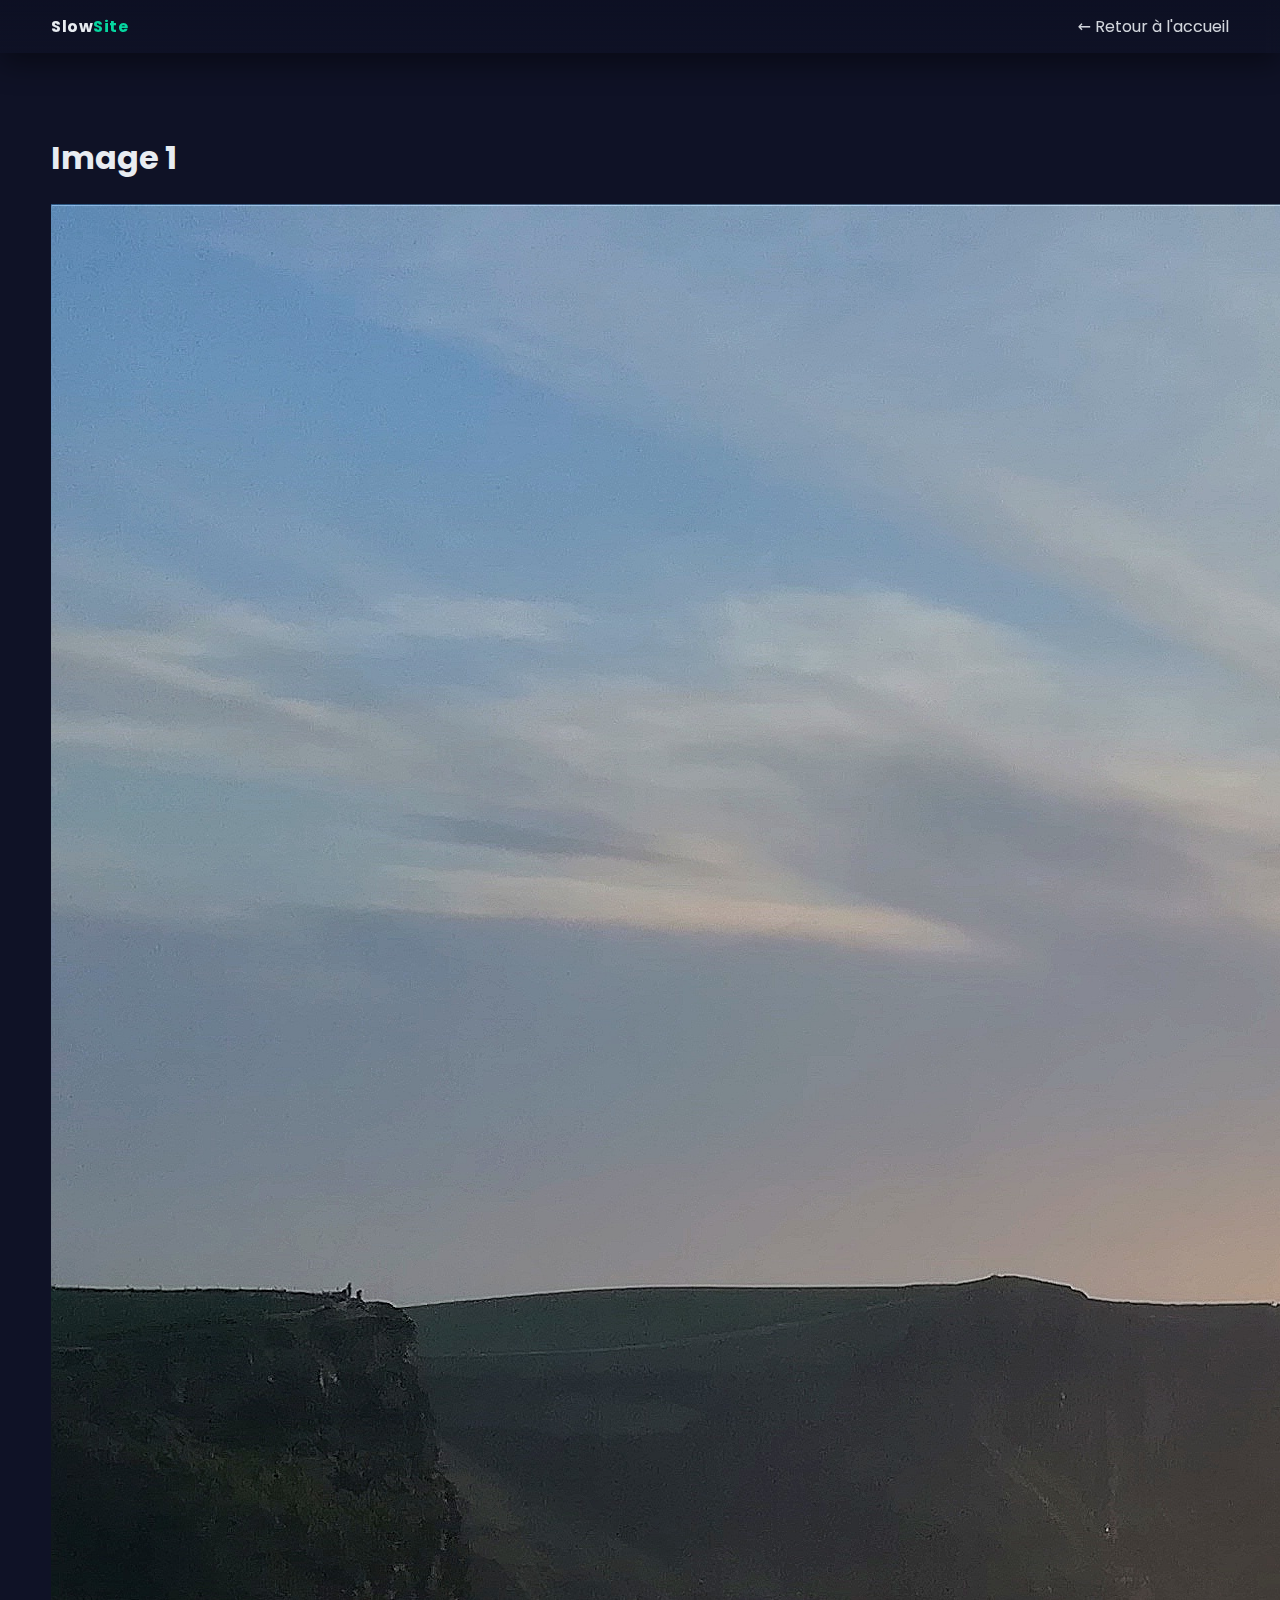
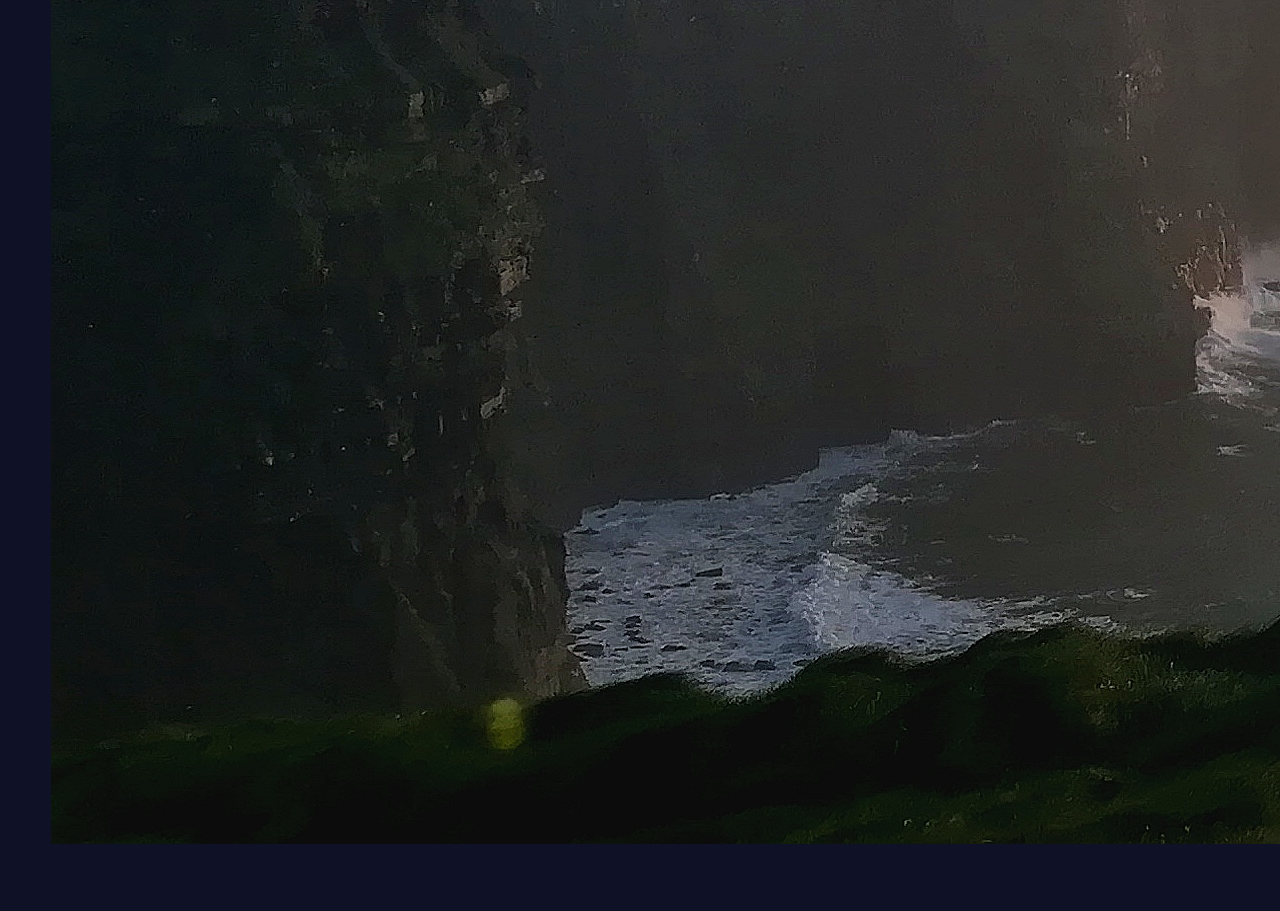
<file: img1.html>
<!DOCTYPE html>
<html lang="fr">
<head>
  <meta charset="utf-8" />
  <meta name="viewport" content="width=device-width, initial-scale=1" />
  <title>Image 1</title>
  <link rel="stylesheet" href="css/styles.css">
  <script src="js/script.js"></script>
</head>
<body>
  <div class="topbar"><div class="container nav"><div class="logo">Slow<span>Site</span></div><div class="menu"><a href="index.html">← Retour à l'accueil</a></div></div></div>
  <div class="section image-page"><div class="container">
    <h1>Image 1</h1>
    <div class="image-wrapper"><img src="img/img1.jpg" alt="Image 1"></div>
  </div></div>
</body>
</html>
</file>
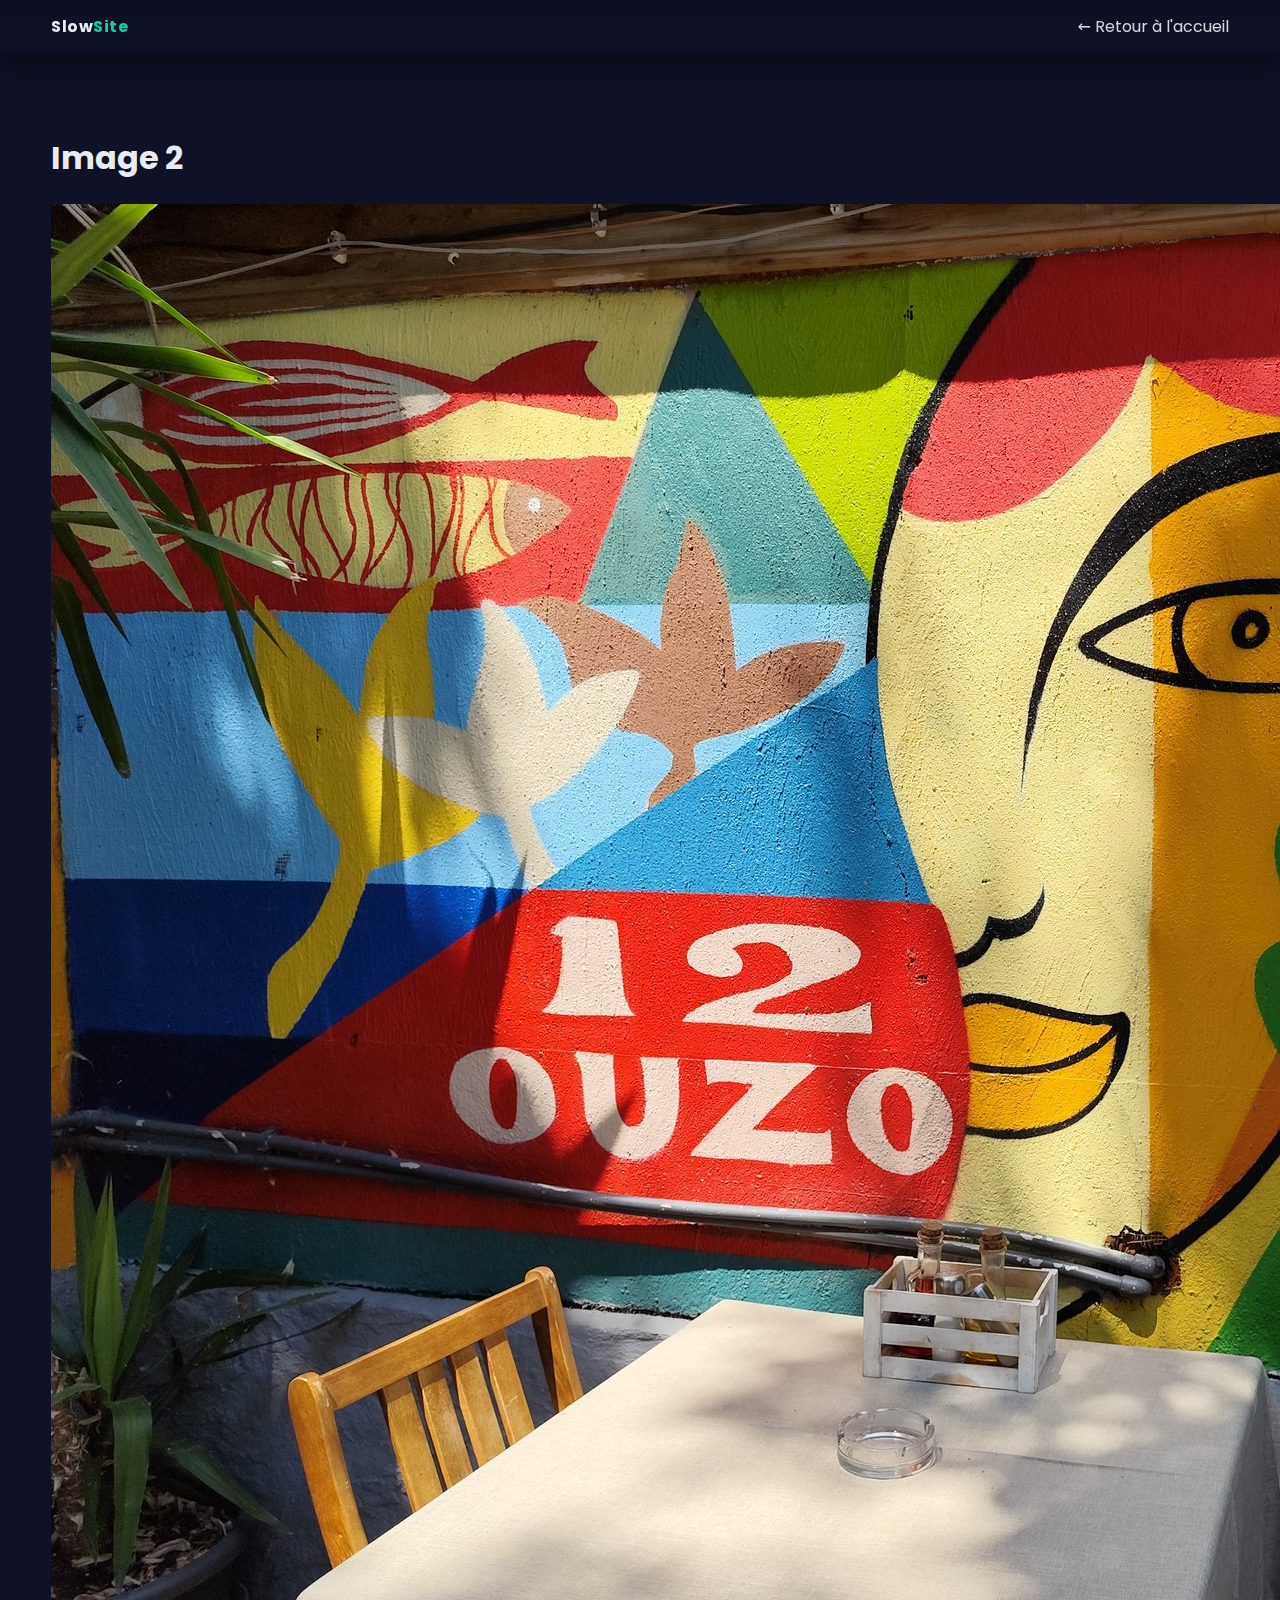
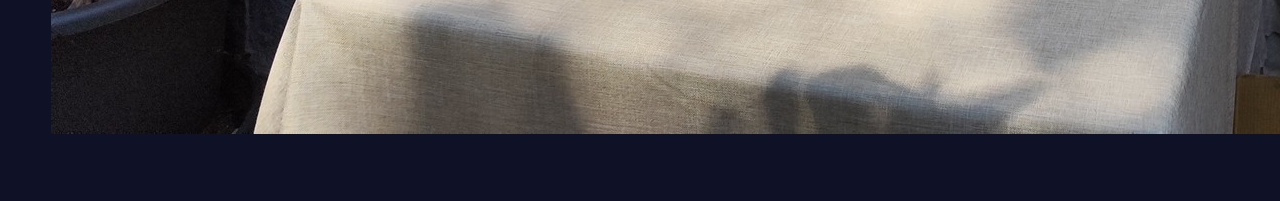
<file: img2.html>
<!DOCTYPE html>
<html lang="fr">
<head>
  <meta charset="utf-8" />
  <meta name="viewport" content="width=device-width, initial-scale=1" />
  <title>Image 2</title>
  <link rel="stylesheet" href="css/styles.css">
  <script src="js/script.js"></script>
</head>
<body>
  <div class="topbar"><div class="container nav"><div class="logo">Slow<span>Site</span></div><div class="menu"><a href="index.html">← Retour à l'accueil</a></div></div></div>
  <div class="section image-page"><div class="container">
    <h1>Image 2</h1>
    <div class="image-wrapper"><img src="img/img2.jpg" alt="Image 2"></div>
  </div></div>
</body>
</html>
</file>
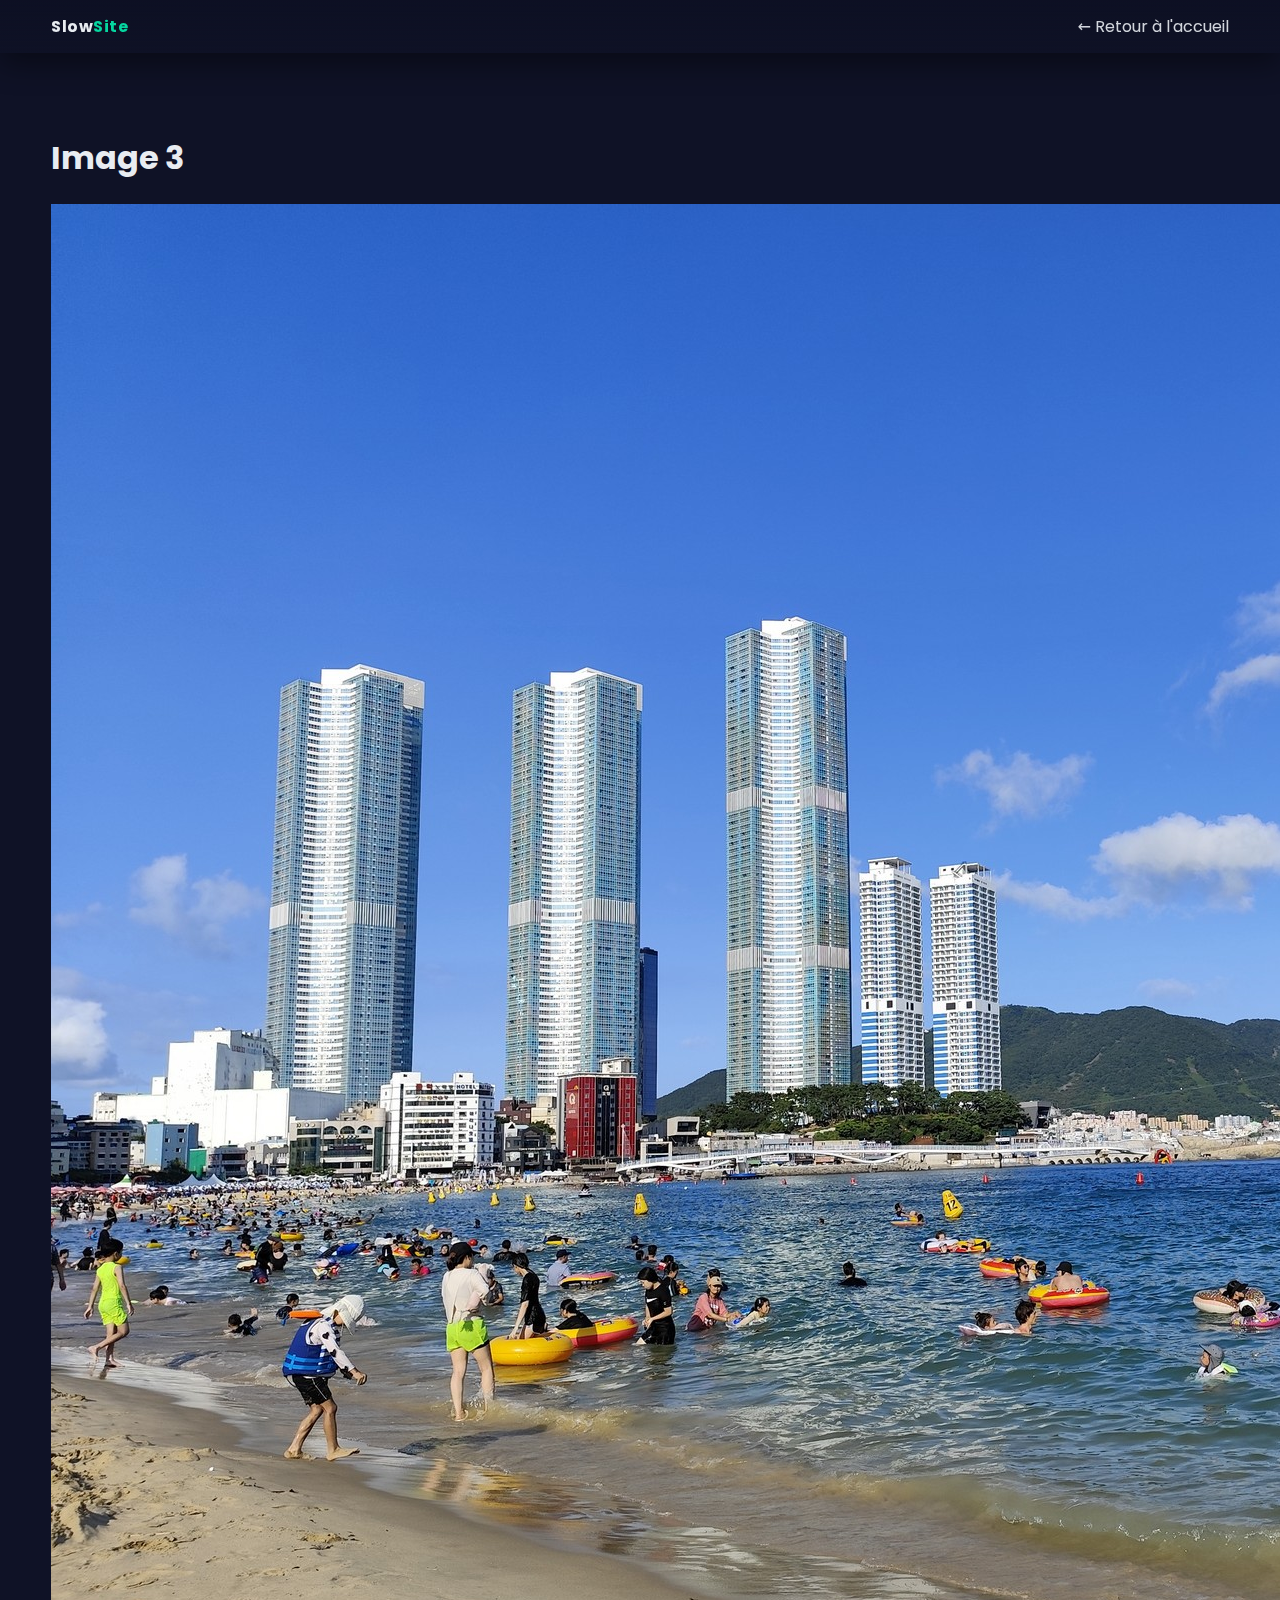
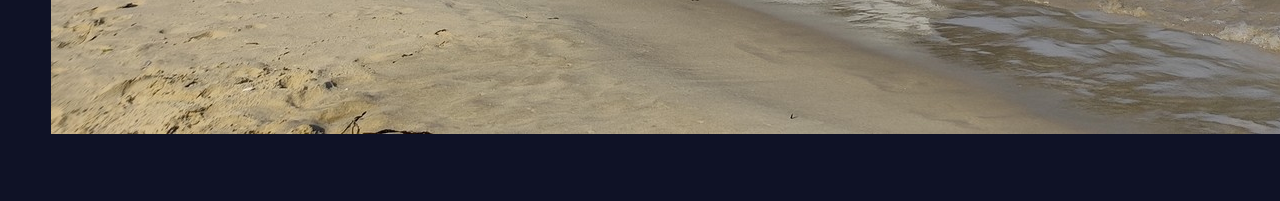
<file: img3.html>
<!DOCTYPE html>
<html lang="fr">
<head>
  <meta charset="utf-8" />
  <meta name="viewport" content="width=device-width, initial-scale=1" />
  <title>Image 3</title>
  <link rel="stylesheet" href="css/styles.css">
  <script src="js/script.js"></script>
</head>
<body>
  <div class="topbar"><div class="container nav"><div class="logo">Slow<span>Site</span></div><div class="menu"><a href="index.html">← Retour à l'accueil</a></div></div></div>
  <div class="section image-page"><div class="container">
    <h1>Image 3</h1>
    <div class="image-wrapper"><img src="img/img3.jpg" alt="Image 3"></div>
  </div></div>
</body>
</html>
</file>
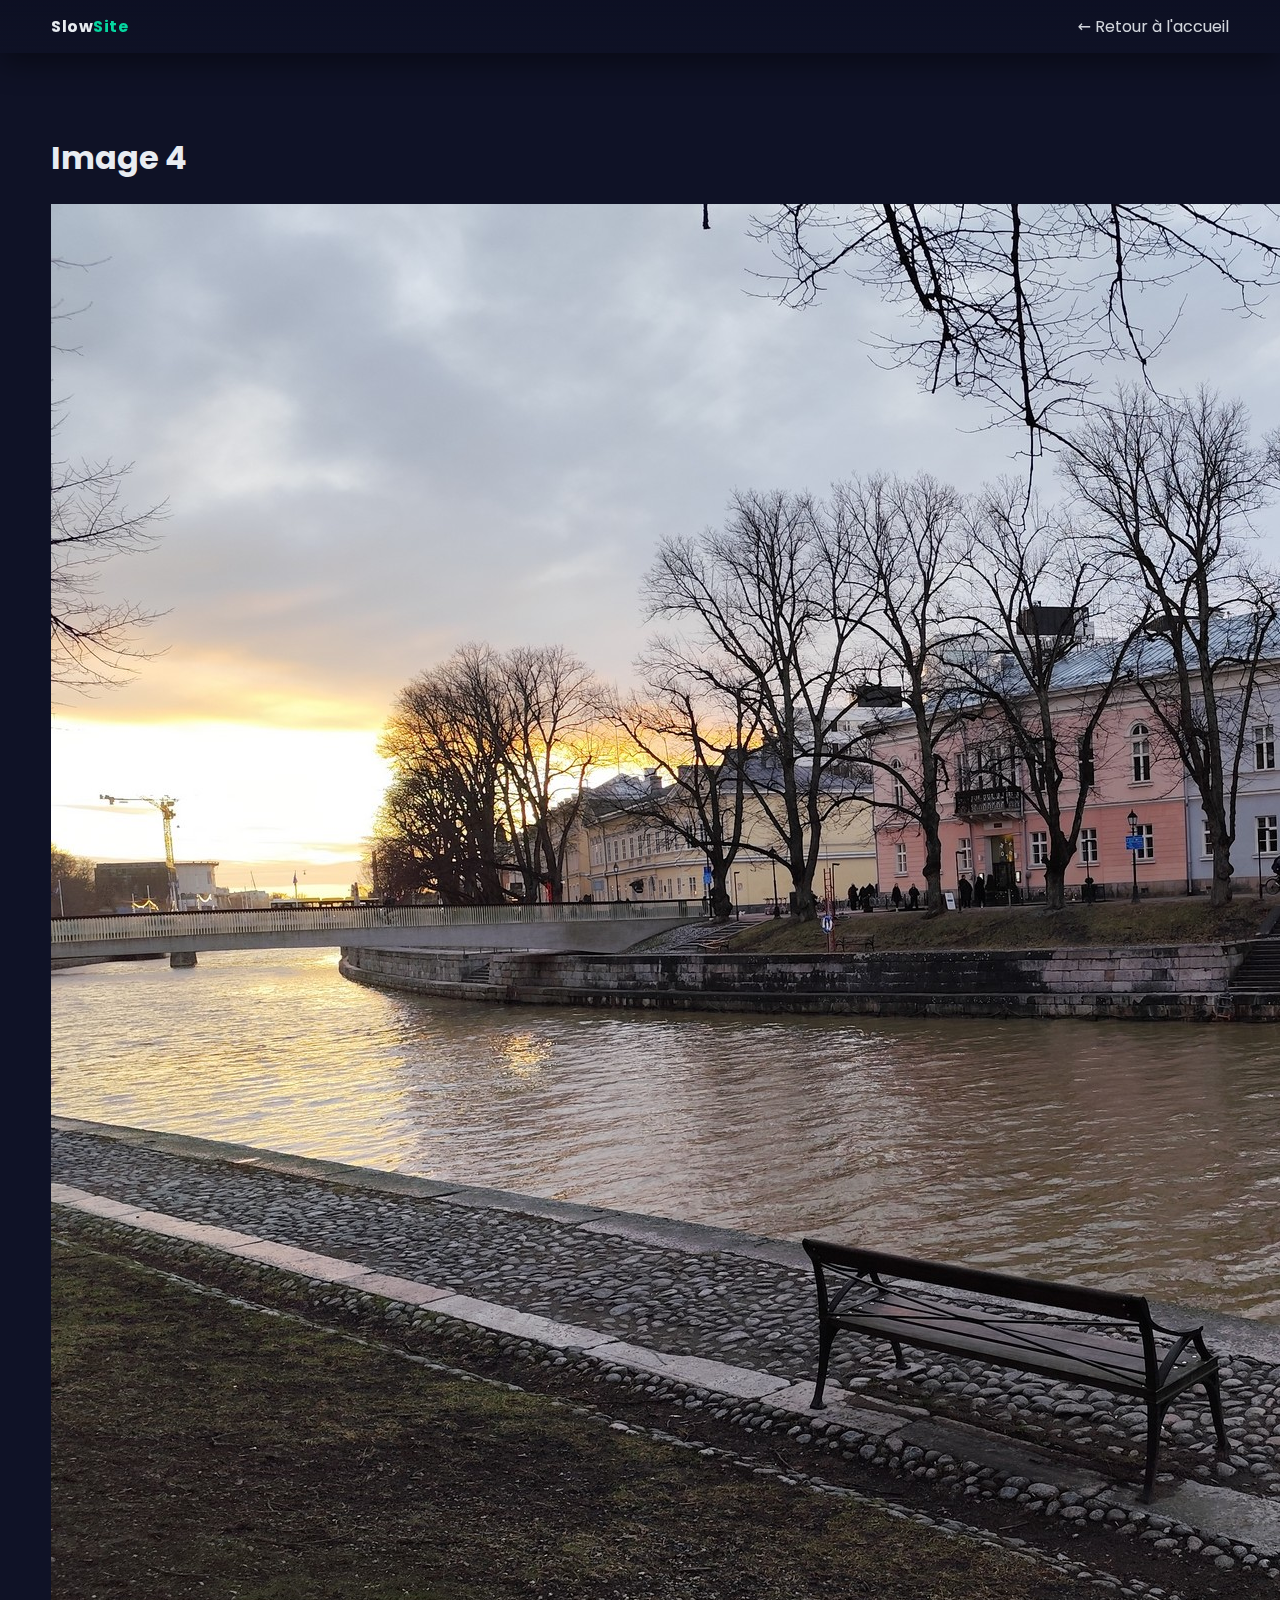
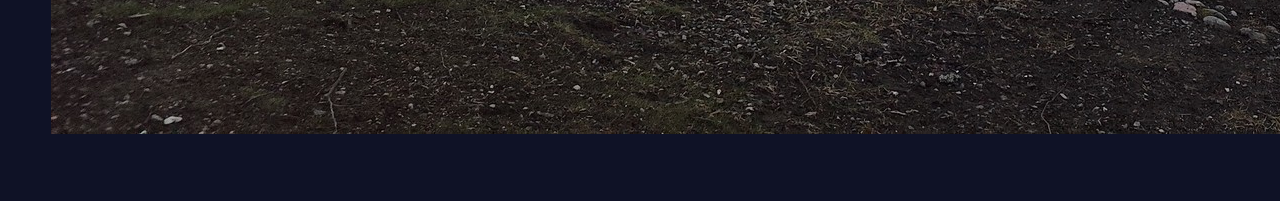
<file: img4.html>
<!DOCTYPE html>
<html lang="fr">
<head>
  <meta charset="utf-8" />
  <meta name="viewport" content="width=device-width, initial-scale=1" />
  <title>Image 4</title>
  <link rel="stylesheet" href="css/styles.css">
  <script src="js/script.js"></script>
</head>
<body>
  <div class="topbar"><div class="container nav"><div class="logo">Slow<span>Site</span></div><div class="menu"><a href="index.html">← Retour à l'accueil</a></div></div></div>
  <div class="section image-page"><div class="container">
    <h1>Image 4</h1>
    <div class="image-wrapper"><img src="img/img4.jpg" alt="Image 4"></div>
  </div></div>
</body>
</html>
</file>
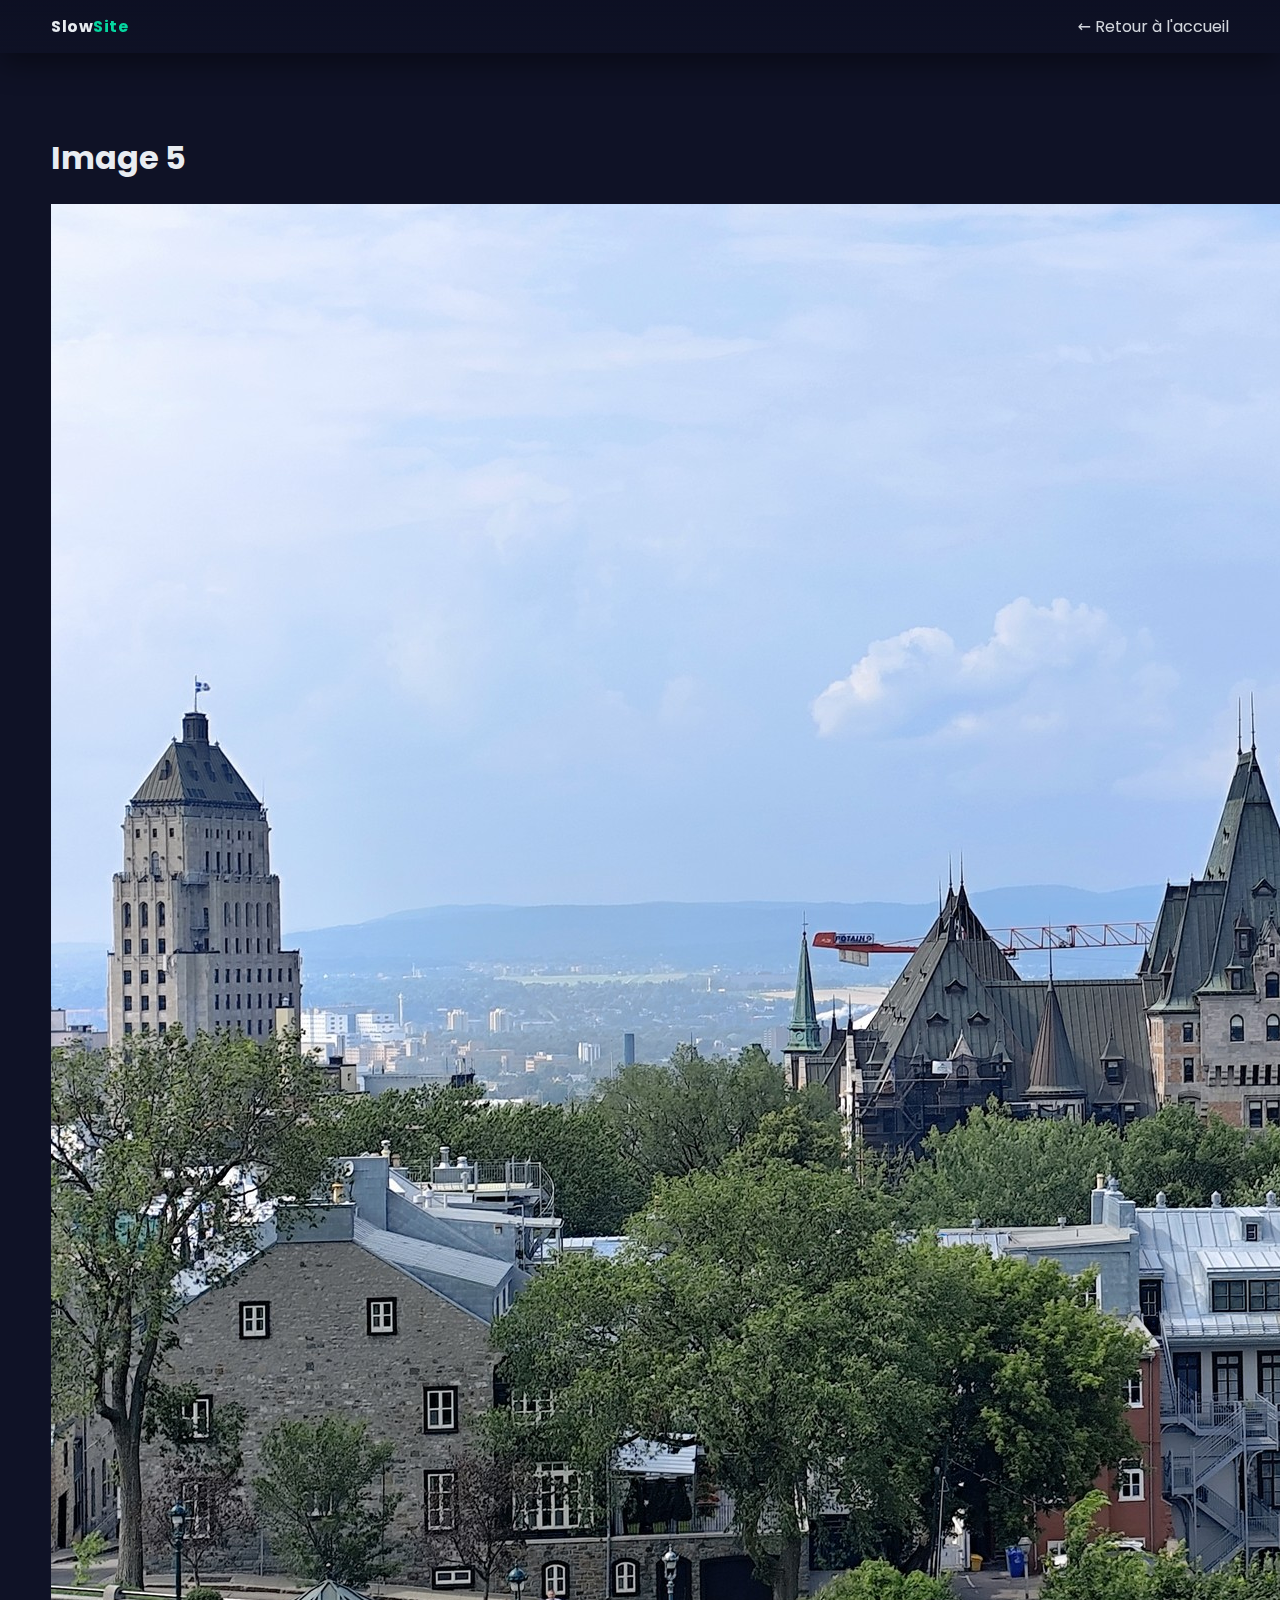
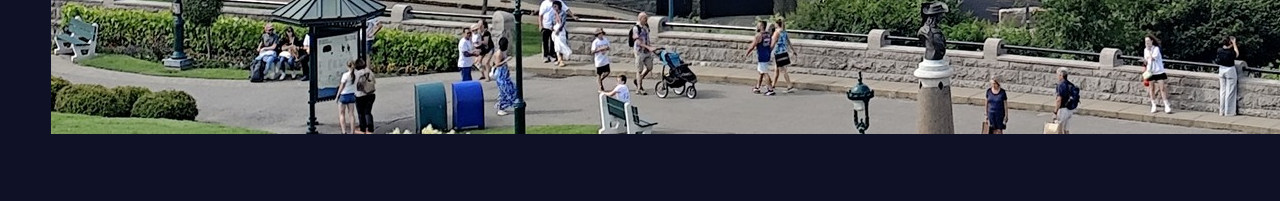
<file: img5.html>
<!DOCTYPE html>
<html lang="fr">
<head>
  <meta charset="utf-8" />
  <meta name="viewport" content="width=device-width, initial-scale=1" />
  <title>Image 5</title>
  <link rel="stylesheet" href="css/styles.css">
  <script src="js/script.js"></script>
</head>
<body>
  <div class="topbar"><div class="container nav"><div class="logo">Slow<span>Site</span></div><div class="menu"><a href="index.html">← Retour à l'accueil</a></div></div></div>
  <div class="section image-page"><div class="container">
    <h1>Image 5</h1>
    <div class="image-wrapper"><img src="img/img5.jpg" alt="Image 5"></div>
  </div></div>
</body>
</html>
</file>
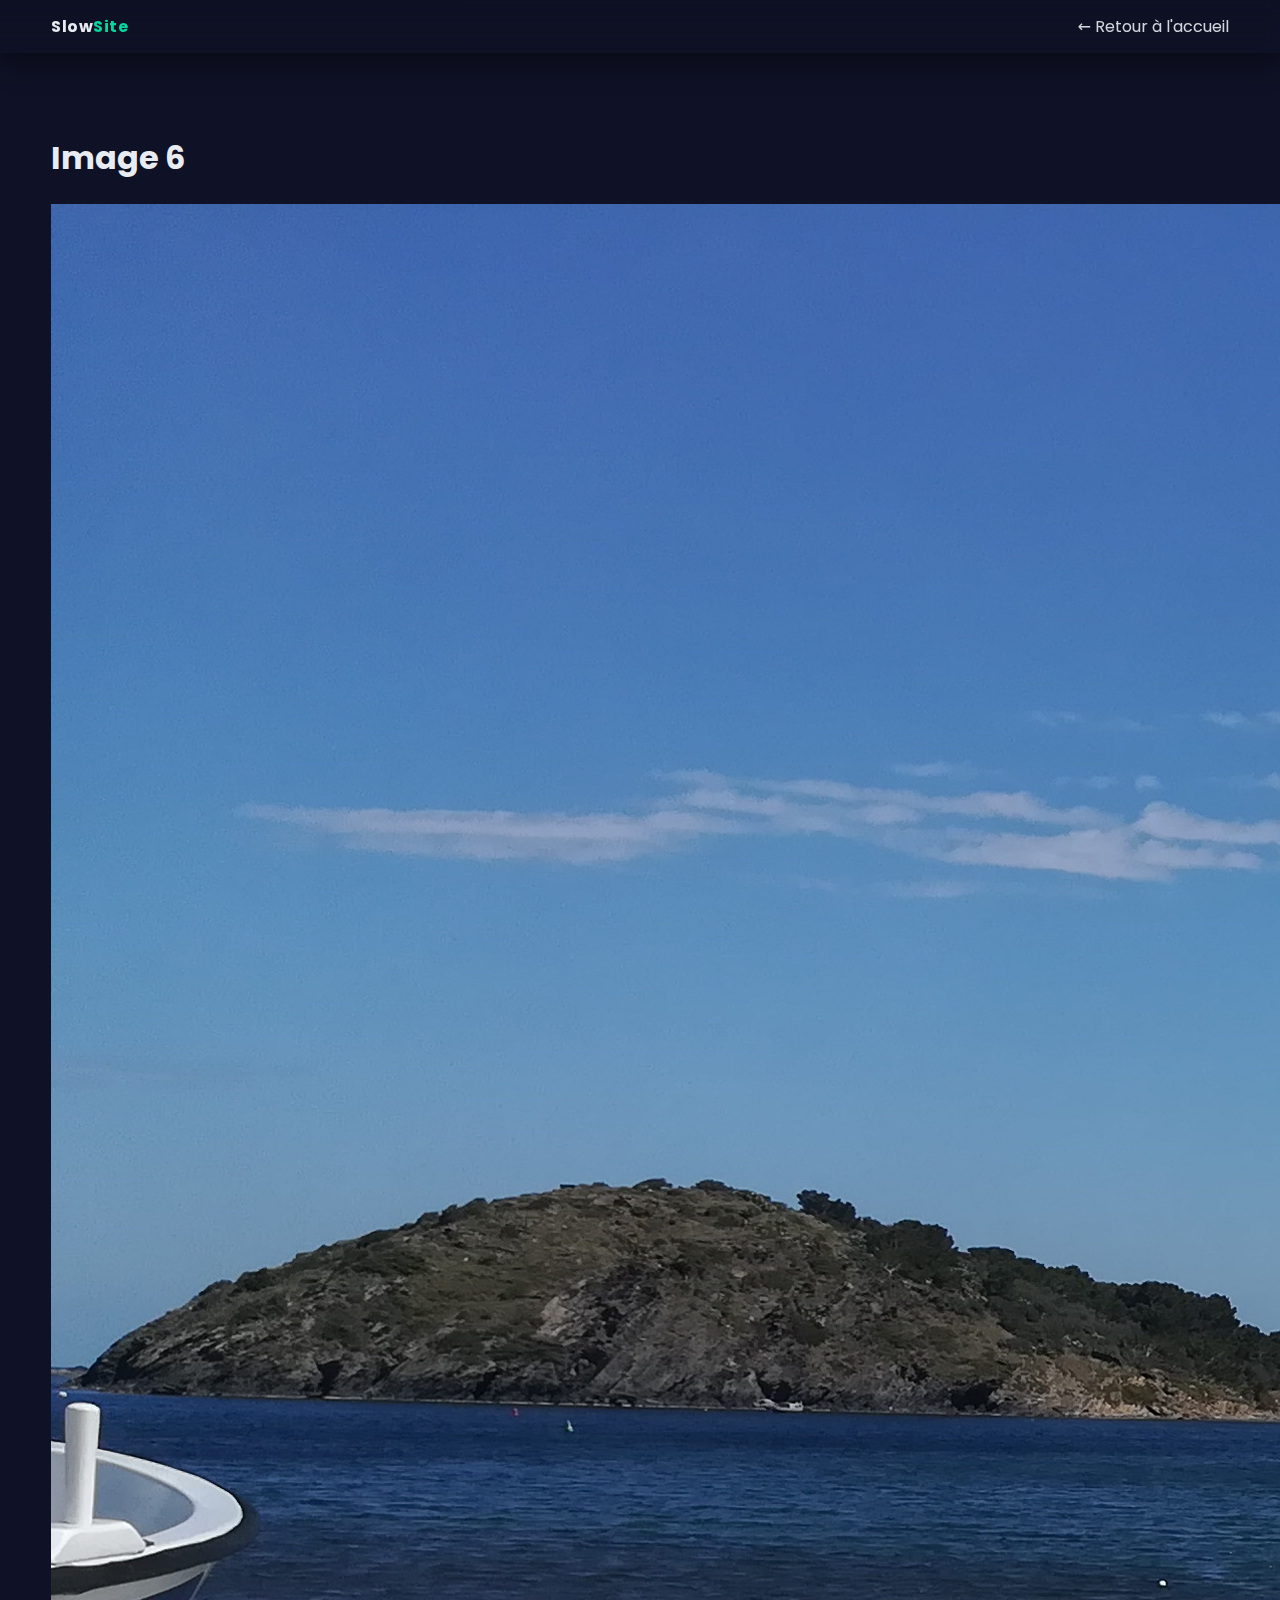
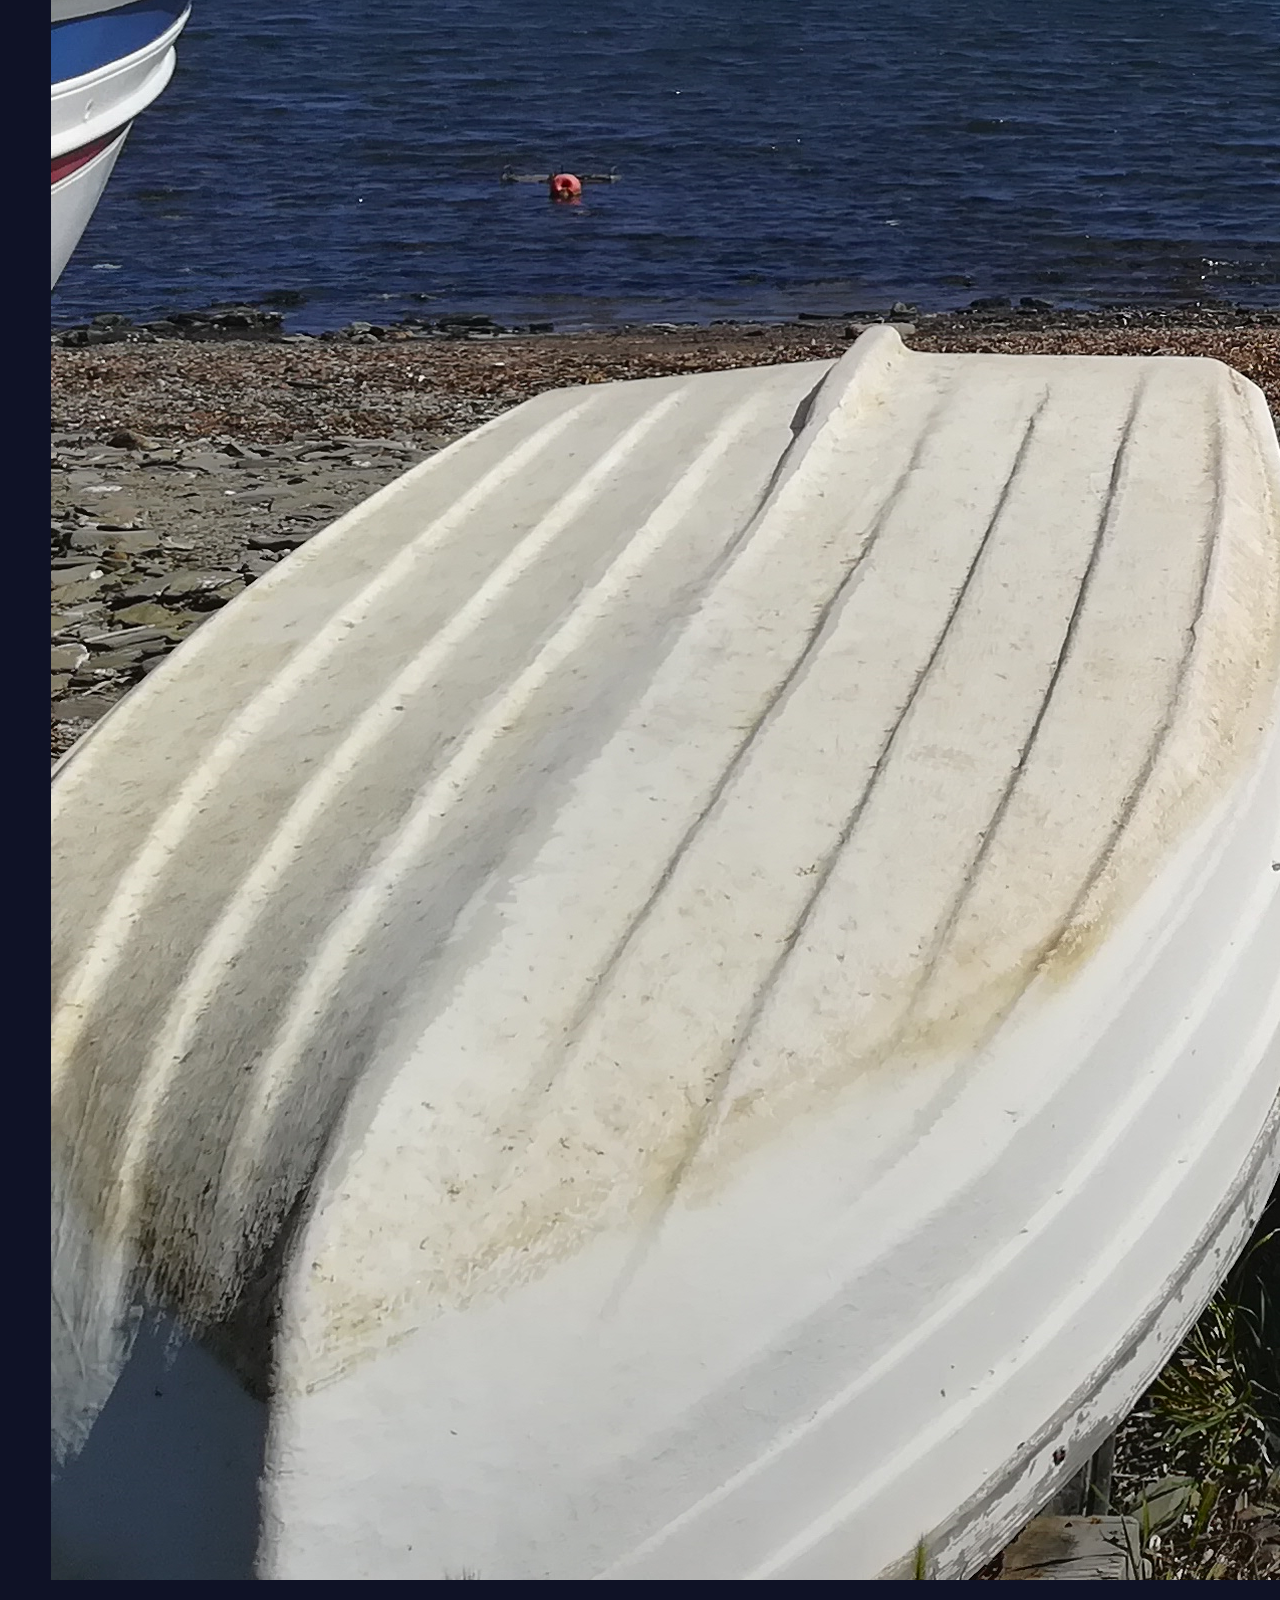
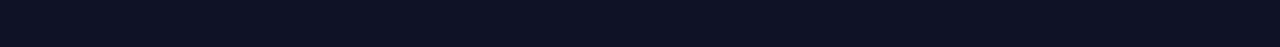
<file: img6.html>
<!DOCTYPE html>
<html lang="fr">
<head>
  <meta charset="utf-8" />
  <meta name="viewport" content="width=device-width, initial-scale=1" />
  <title>Image 6</title>
  <link rel="stylesheet" href="css/styles.css">
  <script src="js/script.js"></script>
</head>
<body>
  <div class="topbar"><div class="container nav"><div class="logo">Slow<span>Site</span></div><div class="menu"><a href="index.html">← Retour à l'accueil</a></div></div></div>
  <div class="section image-page"><div class="container">
    <h1>Image 6</h1>
    <div class="image-wrapper"><img src="img/img6.jpg" alt="Image 6"></div>
  </div></div>
</body>
</html>
</file>
<file: css/styles.css>
@import url('extra.css');
@import url('https://fonts.googleapis.com/css2?family=Poppins:wght@300;400;600&display=block');

:root{
    --bg:#0f1226;
    --fg:#E8ECF1;
    --muted:#93A1B1;
    --primary:#7C5CFF;
    --accent:#06D6A0;
    --card:#15193A;
    --shadow:rgba(0,0,0,0.45);
}

*{box-sizing:border-box}

html,body{
    margin:0;
    padding:0;
    background:var(--bg);
    color:var(--fg);
    font-family:'Poppins',system-ui,Segoe UI,Roboto,Arial,sans-serif;
}

.container{
    width:min(1200px,92%);
    margin:0 auto;
}

a{
    color:var(--fg);
    text-decoration:none;
    opacity:.9;
}
a:hover{opacity:1}

.topbar{
    position:sticky;
    top:0;
    backdrop-filter:blur(6px);
    background:linear-gradient(180deg,rgba(13,16,35,.8),rgba(13,16,35,.2));
    z-index:10;
    box-shadow:0 10px 30px var(--shadow);
}

.nav{
    display:flex;
    align-items:center;
    justify-content:space-between;
    padding:14px 0;
}

.logo{
    font-weight:700;
    letter-spacing:.5px;
}
.logo span{color:var(--accent)}

.menu{
    display:flex;
    gap:22px;
}

.hero{
    padding:90px 0 40px;
    background:
        radial-gradient(1200px 600px at 20% -10%, rgba(124,92,255,.35), transparent 60%),
        radial-gradient(900px 600px at 100% 0%, rgba(6,214,160,.25), transparent 60%);
}

.hero-inner{
    display:grid;
    grid-template-columns:1fr;
    gap:28px;
}

.hero h1{
    font-size:clamp(28px,4vw,56px);
    line-height:1.05;
    margin:0 0 10px;
}

.hero p{
    font-size:clamp(16px,1.8vw,22px);
    color:var(--muted);
}

.highlight{color:var(--accent)}

.cta{
    display:inline-block;
    margin-top:18px;
    background:var(--primary);
    padding:14px 20px;
    border-radius:12px;
    box-shadow:0 20px 50px rgba(124,92,255,.35);
    transition:transform .2s ease, box-shadow .2s ease;
}

.cta:hover{
    transform:translateY(-2px);
    box-shadow:0 28px 60px rgba(124,92,255,.45);
}

.section{
    padding:60px 0;
}

.section h2{
    margin:0 0 20px;
}

.gallery .grid{
    display:grid;
    grid-template-columns:repeat(3,1fr);
    gap:18px;
}

.card{
    background:var(--card);
    border-radius:16px;
    overflow:hidden;
    box-shadow:0 20px 60px var(--shadow);
}

.card img{
    display:block;
    width:100%;
    height:auto;
    opacity:0;
    transition:opacity .6s ease;
}

.card img.loaded{
    opacity:1;
}

.features-grid{
    display:grid;
    grid-template-columns:repeat(4,1fr);
    gap:18px;
}

.feature{
    background:var(--card);
    padding:18px;
    border-radius:14px;
    box-shadow:0 14px 40px var(--shadow);
}

.feature .icon{
    font-size:28px;
}

.challenges ol{
    line-height:1.7;
}

.footer{
    padding:30px 0;
    border-top:1px solid rgba(255,255,255,.08);
    color:#c9d1d9;
}
</file>
